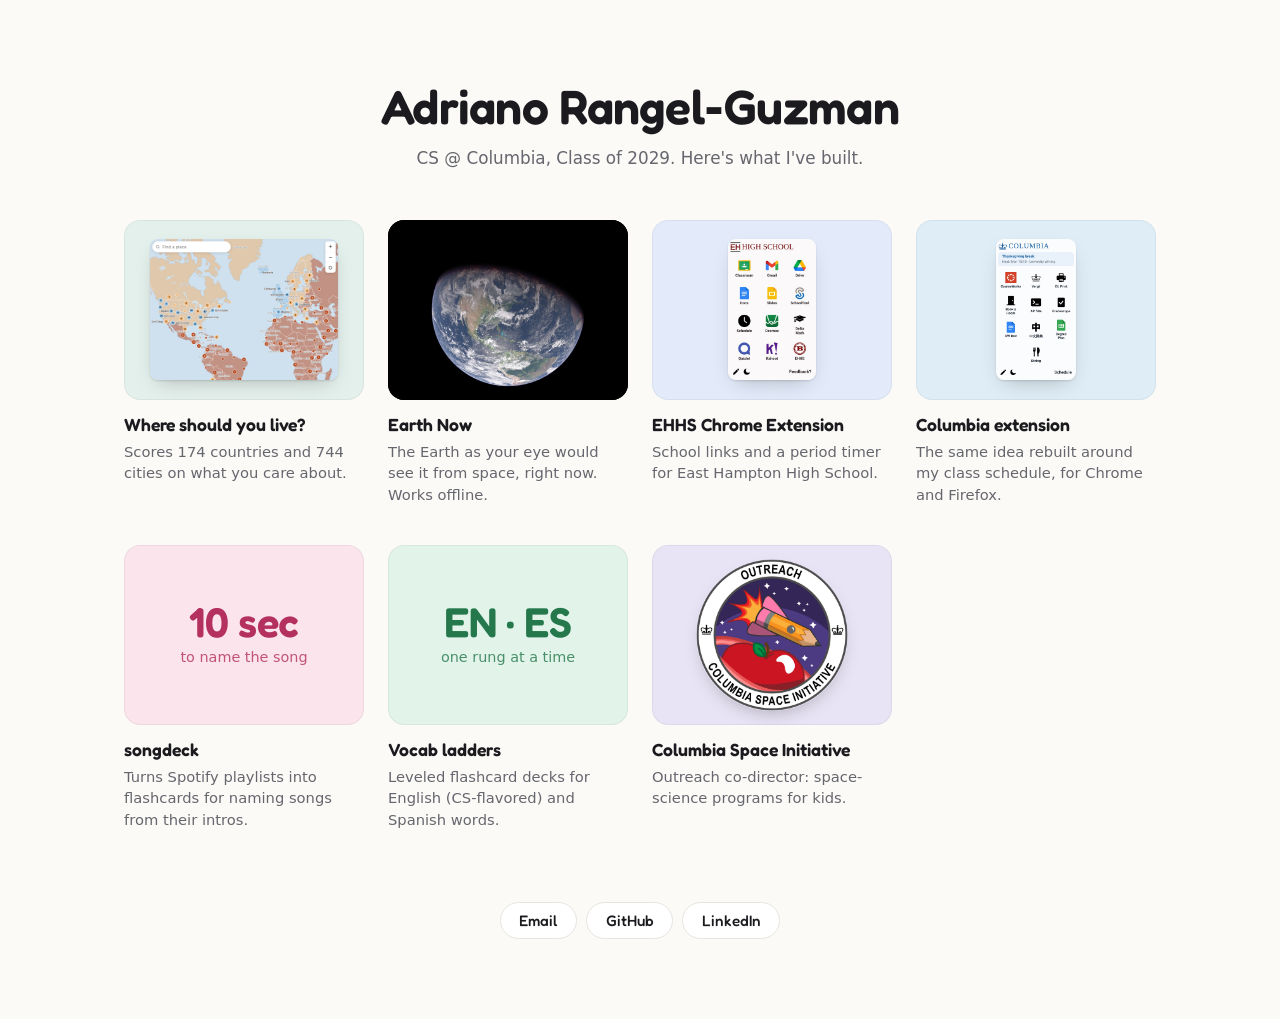
<file: index.html>
<!DOCTYPE html>
<html lang="en">
<head>
<meta charset="utf-8">
<meta name="viewport" content="width=device-width, initial-scale=1">
<title>Adriano Rangel-Guzman</title>
<meta name="description" content="Adriano Rangel-Guzman — CS @ Columbia, Class of 2029. Things I've built.">
<link rel="preconnect" href="https://fonts.googleapis.com">
<link rel="preconnect" href="https://fonts.gstatic.com" crossorigin>
<link rel="stylesheet" href="https://fonts.googleapis.com/css2?family=Fredoka:wght@500;600&display=swap">
<link rel="stylesheet" href="style.css?v=2026-11-27c">
<script defer src="atlas-facts.js"></script>
</head>
<body class="home">

<header class="masthead">
  <h1>Adriano Rangel&#8209;Guzman</h1>
  <p>CS @ Columbia, Class of 2029. Here's what I've built.</p>
</header>

<main class="grid">

  <a class="card" href="https://www.adrianorangel.org/where-should-adriano-live/" style="--bg:#e4f0ec">
    <div class="art"><img src="img/atlas.jpg" alt="The atlas's map, with countries and cities colored by how well they fit someone's answers" width="960" height="720"></div>
    <h2>Where should you live?</h2>
    <p>Scores <span data-fact="countries">174</span> countries and <span data-fact="cities">744</span> cities on what you care about.</p>
  </a>

  <a class="card" href="https://www.adrianorangel.org/earth-now/" style="--bg:#000">
    <div class="art bleed"><img src="img/earth-now.jpg" alt="The Earth as rendered by Earth Now" width="800" height="600"></div>
    <h2>Earth Now</h2>
    <p>The Earth as your eye would see it from space, right now. Works offline.</p>
  </a>

  <a class="card" href="ehhs.html" style="--bg:#e3ebfa">
    <div class="art"><img src="img/ehhs.jpg" alt="The EHHS extension's popup: a grid of school links" width="572" height="916" loading="lazy"></div>
    <h2>EHHS Chrome Extension</h2>
    <p>School links and a period timer for East Hampton High School.</p>
  </a>

  <a class="card" href="columbia-extension.html" style="--bg:#dfedf6">
    <div class="art"><img src="img/columbia-extension.jpg" alt="The Columbia extension's popup: the next class and a grid of Columbia links" width="572" height="1024" loading="lazy"></div>
    <h2>Columbia extension</h2>
    <p>The same idea rebuilt around my class schedule, for Chrome and Firefox.</p>
  </a>

  <a class="card" href="songdeck.html" style="--bg:#fbe4ec; --fg:#b3305f">
    <div class="art type"><b>10 sec</b><span>to name the song</span></div>
    <h2>songdeck</h2>
    <p>Turns Spotify playlists into flashcards for naming songs from their intros.</p>
  </a>

  <a class="card" href="vocab.html" style="--bg:#e2f3e9; --fg:#24784b">
    <div class="art type"><b>EN · ES</b><span>one rung at a time</span></div>
    <h2>Vocab ladders</h2>
    <p>Leveled flashcard decks for English (CS-flavored) and Spanish words.</p>
  </a>

  <a class="card" href="csi.html" style="--bg:#e9e4f5">
    <div class="art logo"><img src="img/csi-outreach.png" alt="CSI Outreach's patch: a pencil rocket flying past an apple planet" width="480" height="480" loading="lazy"></div>
    <h2>Columbia Space Initiative</h2>
    <p>Outreach co-director: space-science programs for kids.</p>
  </a>

</main>

<footer class="links">
  <a href="mailto:adriano.r@columbia.edu">Email</a>
  <a href="https://github.com/adrimayy">GitHub</a>
  <a href="https://www.linkedin.com/in/adriano-rangel/">LinkedIn</a>
</footer>

</body>
</html>
</file>
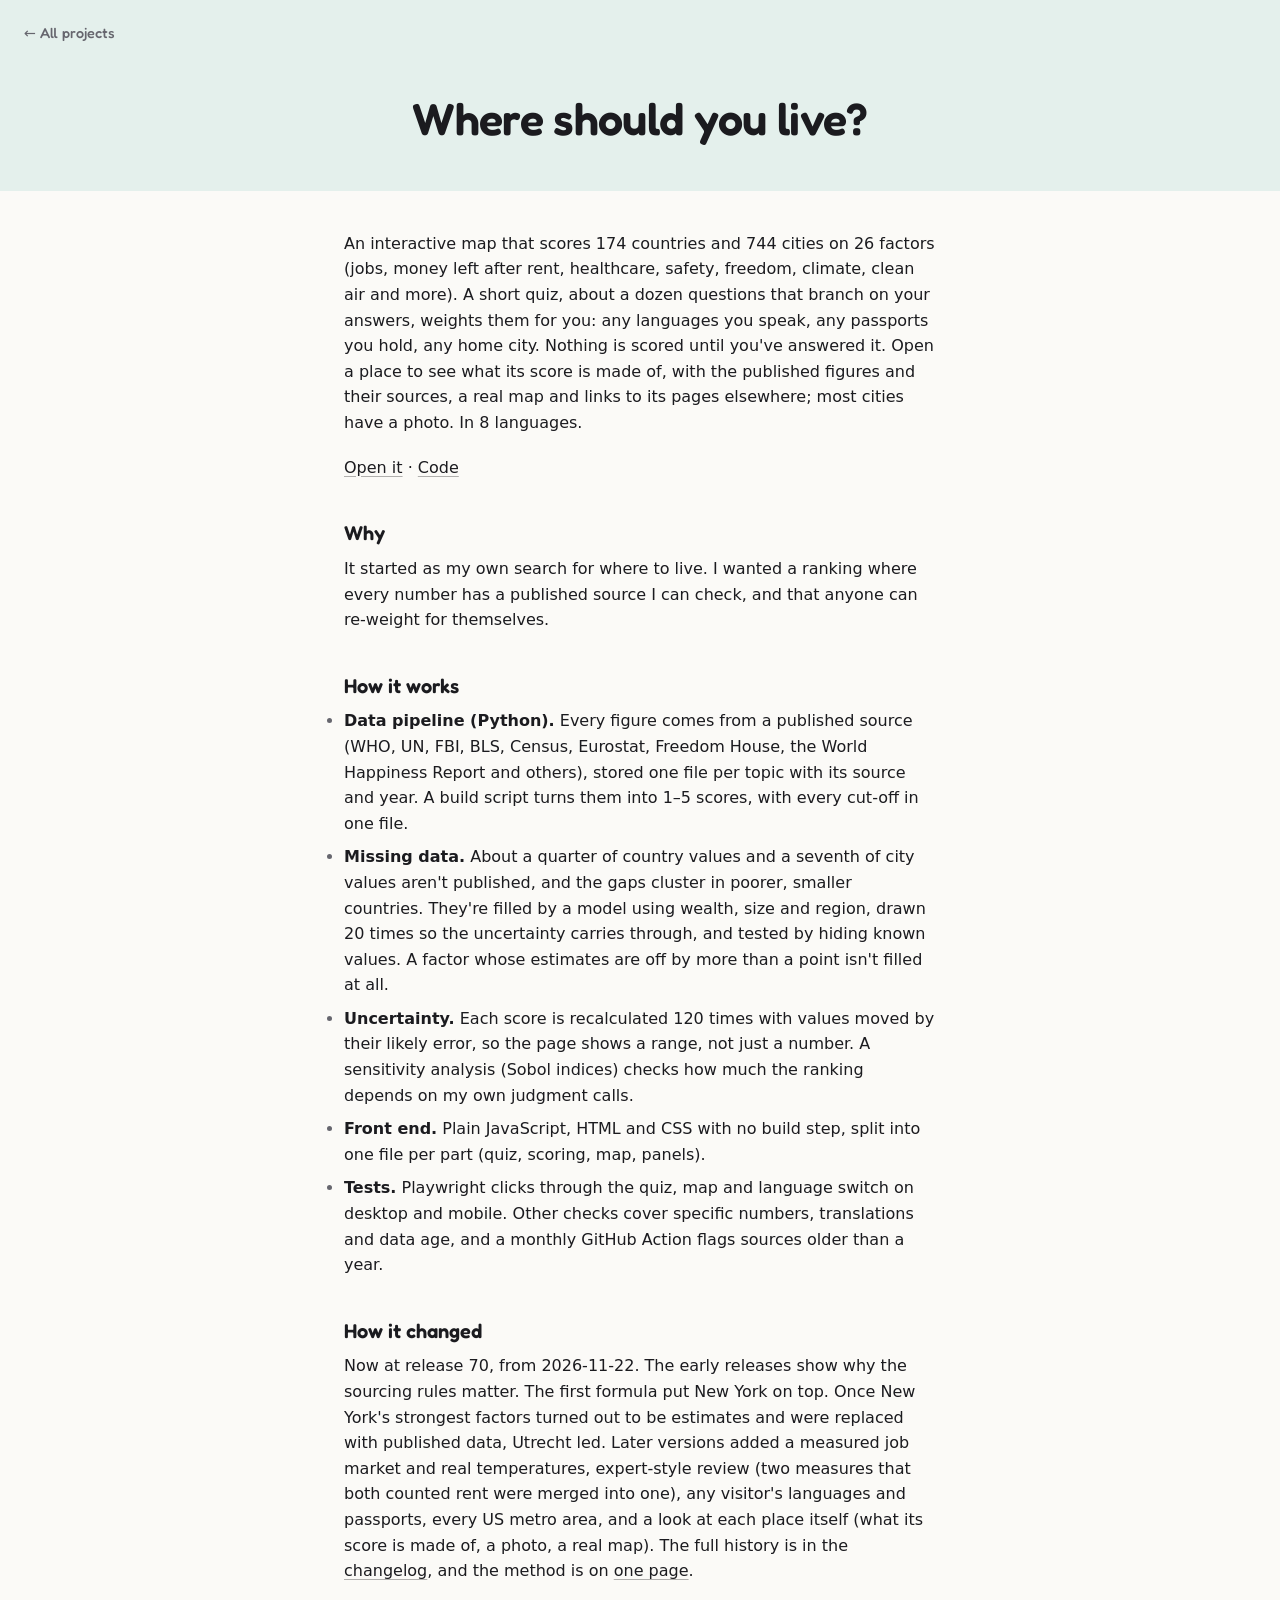
<file: atlas.html>
<!DOCTYPE html>
<html lang="en">
<head>
<meta charset="utf-8">
<meta name="viewport" content="width=device-width, initial-scale=1">
<title>Where should you live? — Adriano Rangel-Guzman</title>
<link rel="stylesheet" href="https://fonts.googleapis.com/css2?family=Fredoka:wght@500;600&display=swap">
<link rel="stylesheet" href="style.css?v=2026-11-27c">
<script defer src="atlas-facts.js"></script>
</head>
<body style="--c:#e4f0ec">
<p><a href="./">← All projects</a></p>

<h1>Where should you live?</h1>
<p>An interactive map that scores <span data-fact="countries">174</span> countries and <span data-fact="cities">744</span> cities on <span data-fact="factors">26</span> factors (jobs, money left after rent, healthcare, safety, freedom, climate, clean air and more). A short quiz, about a dozen questions that branch on your answers, weights them for you: any languages you speak, any passports you hold, any home city. Nothing is scored until you've answered it. Open a place to see what its score is made of, with the published figures and their sources, a real map and links to its pages elsewhere; most cities have a photo. In <span data-fact="languages">8</span> languages.</p>
<p><a href="https://www.adrianorangel.org/where-should-adriano-live/">Open it</a> · <a href="https://github.com/adrimayy/where-should-adriano-live">Code</a></p>

<h2>Why</h2>
<p>It started as my own search for where to live. I wanted a ranking where every number has a published source I can check, and that anyone can re-weight for themselves.</p>

<h2>How it works</h2>
<ul>
  <li><b>Data pipeline (Python).</b> Every figure comes from a published source (WHO, UN, FBI, BLS, Census, Eurostat, Freedom House, the World Happiness Report and others), stored one file per topic with its source and year. A build script turns them into 1–5 scores, with every cut-off in one file.</li>
  <li><b>Missing data.</b> About a quarter of country values and a seventh of city values aren't published, and the gaps cluster in poorer, smaller countries. They're filled by a model using wealth, size and region, drawn 20 times so the uncertainty carries through, and tested by hiding known values. A factor whose estimates are off by more than a point isn't filled at all.</li>
  <li><b>Uncertainty.</b> Each score is recalculated 120 times with values moved by their likely error, so the page shows a range, not just a number. A sensitivity analysis (Sobol indices) checks how much the ranking depends on my own judgment calls.</li>
  <li><b>Front end.</b> Plain JavaScript, HTML and CSS with no build step, split into one file per part (quiz, scoring, map, panels).</li>
  <li><b>Tests.</b> Playwright clicks through the quiz, map and language switch on desktop and mobile. Other checks cover specific numbers, translations and data age, and a monthly GitHub Action flags sources older than a year.</li>
</ul>

<h2>How it changed</h2>
<p>Now at release <span data-fact="release">70</span>, from <span data-fact="updated">2026-11-22</span>. The early releases show why the sourcing rules matter. The first formula put New York on top. Once New York's strongest factors turned out to be estimates and were replaced with published data, Utrecht led. Later versions added a measured job market and real temperatures, expert-style review (two measures that both counted rent were merged into one), any visitor's languages and passports, every US metro area, and a look at each place itself (what its score is made of, a photo, a real map). The full history is in the <a href="https://github.com/adrimayy/where-should-adriano-live/blob/main/docs/CHANGELOG.md">changelog</a>, and the method is on <a href="https://github.com/adrimayy/where-should-adriano-live/blob/main/docs/METHODS.md">one page</a>.</p>
</body>
</html>
</file>
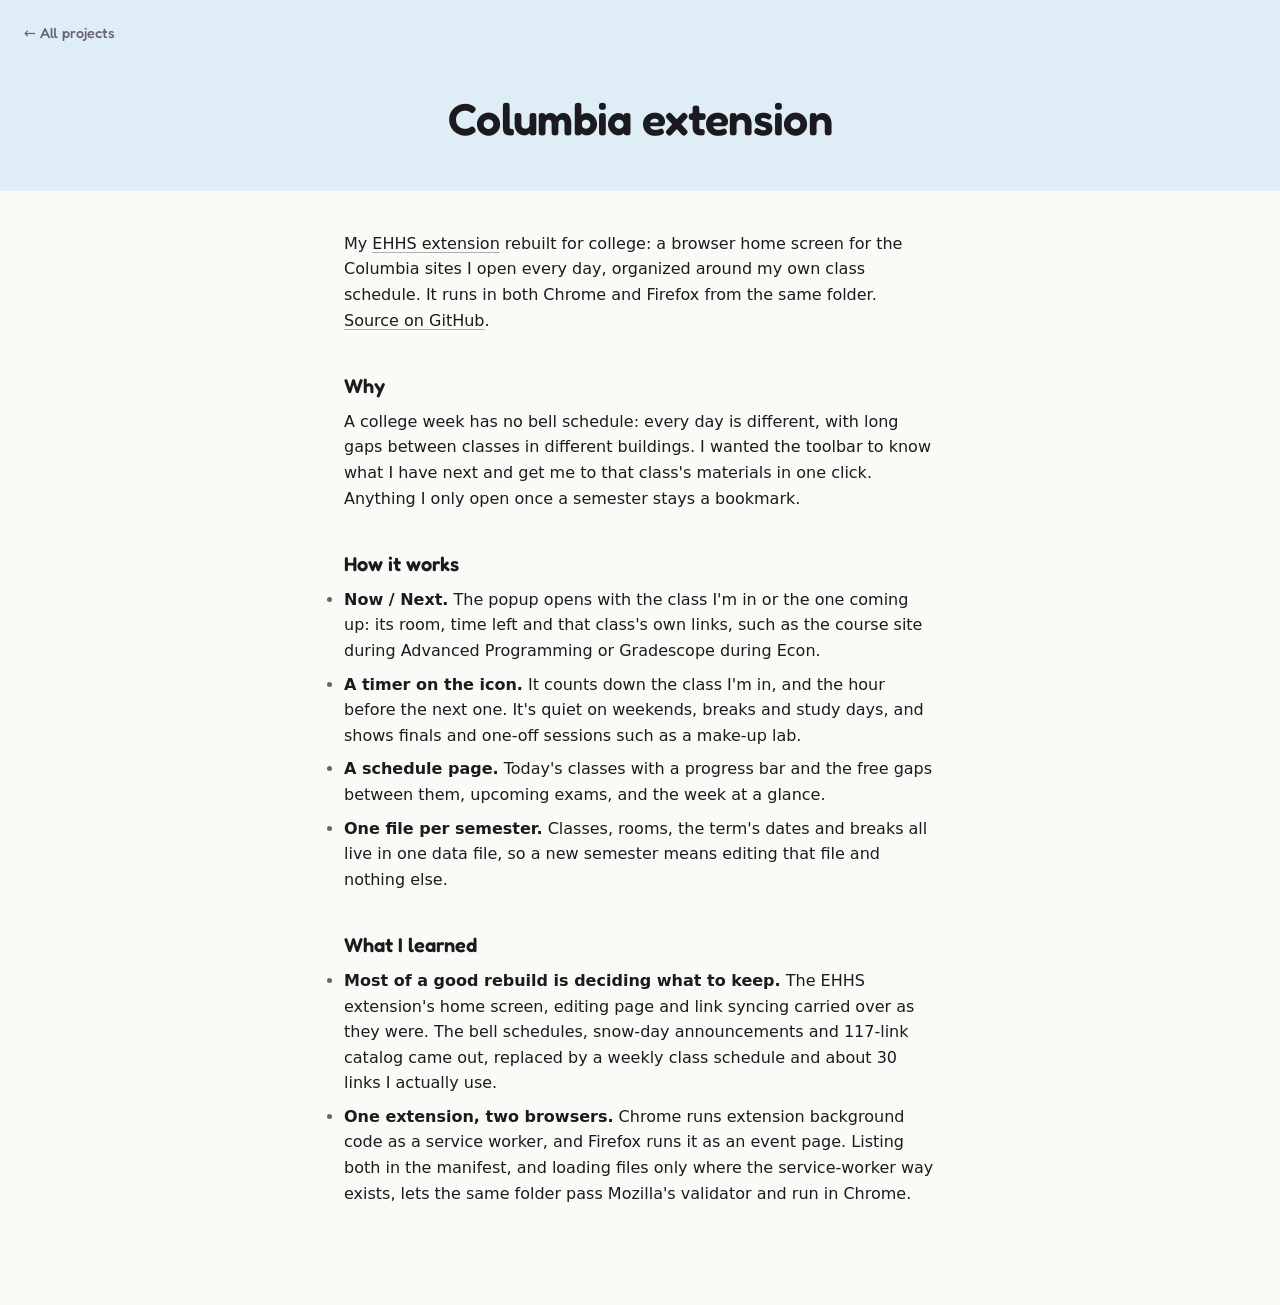
<file: columbia-extension.html>
<!DOCTYPE html>
<html lang="en">
<head>
<meta charset="utf-8">
<meta name="viewport" content="width=device-width, initial-scale=1">
<title>Columbia extension — Adriano Rangel-Guzman</title>
<link rel="stylesheet" href="https://fonts.googleapis.com/css2?family=Fredoka:wght@500;600&display=swap">
<link rel="stylesheet" href="style.css?v=2026-11-27c">
</head>
<body style="--c:#dfedf6">
<p><a href="./">← All projects</a></p>

<h1>Columbia extension</h1>
<p>My <a href="ehhs.html">EHHS extension</a> rebuilt for college: a browser home screen for the Columbia sites I open every day, organized around my own class schedule. It runs in both Chrome and Firefox from the same folder. <a href="https://github.com/adrimayy/Columbia-Chrome-Extension">Source on GitHub</a>.</p>

<h2>Why</h2>
<p>A college week has no bell schedule: every day is different, with long gaps between classes in different buildings. I wanted the toolbar to know what I have next and get me to that class's materials in one click. Anything I only open once a semester stays a bookmark.</p>

<h2>How it works</h2>
<ul>
  <li><b>Now / Next.</b> The popup opens with the class I'm in or the one coming up: its room, time left and that class's own links, such as the course site during Advanced Programming or Gradescope during Econ.</li>
  <li><b>A timer on the icon.</b> It counts down the class I'm in, and the hour before the next one. It's quiet on weekends, breaks and study days, and shows finals and one-off sessions such as a make-up lab.</li>
  <li><b>A schedule page.</b> Today's classes with a progress bar and the free gaps between them, upcoming exams, and the week at a glance.</li>
  <li><b>One file per semester.</b> Classes, rooms, the term's dates and breaks all live in one data file, so a new semester means editing that file and nothing else.</li>
</ul>

<h2>What I learned</h2>
<ul>
  <li><b>Most of a good rebuild is deciding what to keep.</b> The EHHS extension's home screen, editing page and link syncing carried over as they were. The bell schedules, snow-day announcements and 117-link catalog came out, replaced by a weekly class schedule and about 30 links I actually use.</li>
  <li><b>One extension, two browsers.</b> Chrome runs extension background code as a service worker, and Firefox runs it as an event page. Listing both in the manifest, and loading files only where the service-worker way exists, lets the same folder pass Mozilla's validator and run in Chrome.</li>
</ul>
</body>
</html>
</file>
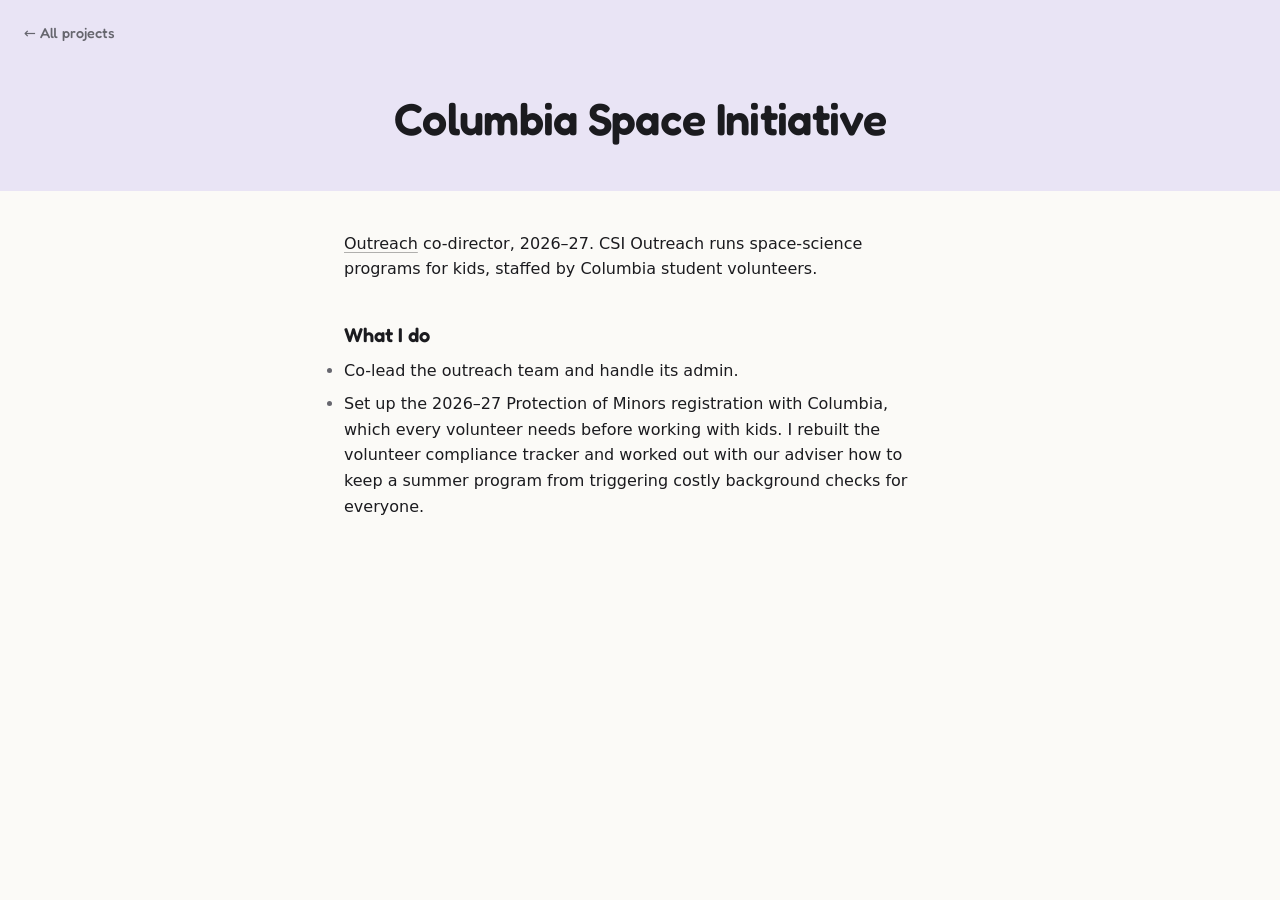
<file: csi.html>
<!DOCTYPE html>
<html lang="en">
<head>
<meta charset="utf-8">
<meta name="viewport" content="width=device-width, initial-scale=1">
<title>Columbia Space Initiative — Adriano Rangel-Guzman</title>
<link rel="stylesheet" href="https://fonts.googleapis.com/css2?family=Fredoka:wght@500;600&display=swap">
<link rel="stylesheet" href="style.css?v=2026-11-27c">
</head>
<body style="--c:#e9e4f5">
<p><a href="./">← All projects</a></p>

<h1>Columbia Space Initiative</h1>
<p><a href="https://columbiaspace.org/missions/outreach-operations/">Outreach</a> co-director, 2026–27. CSI Outreach runs space-science programs for kids, staffed by Columbia student volunteers.</p>

<h2>What I do</h2>
<ul>
  <li>Co-lead the outreach team and handle its admin.</li>
  <li>Set up the 2026–27 Protection of Minors registration with Columbia, which every volunteer needs before working with kids. I rebuilt the volunteer compliance tracker and worked out with our adviser how to keep a summer program from triggering costly background checks for everyone.</li>
</ul>
</body>
</html>
</file>
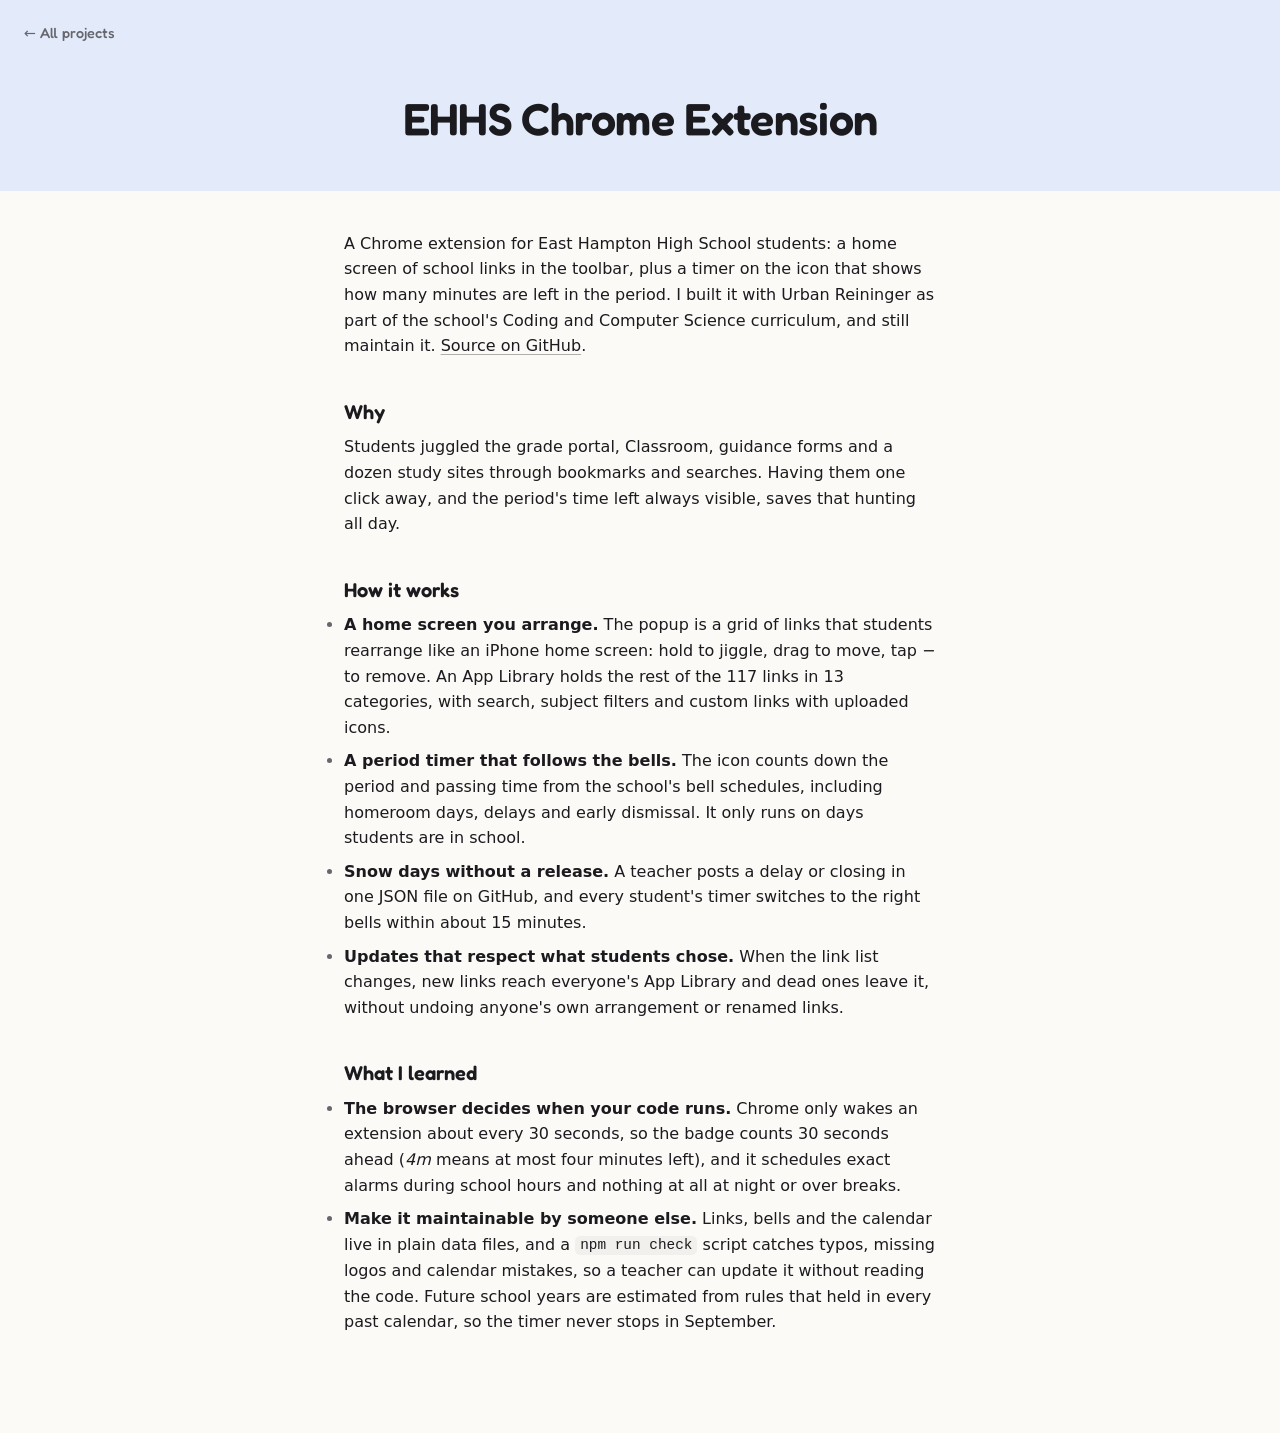
<file: ehhs.html>
<!DOCTYPE html>
<html lang="en">
<head>
<meta charset="utf-8">
<meta name="viewport" content="width=device-width, initial-scale=1">
<title>EHHS Chrome Extension — Adriano Rangel-Guzman</title>
<link rel="stylesheet" href="https://fonts.googleapis.com/css2?family=Fredoka:wght@500;600&display=swap">
<link rel="stylesheet" href="style.css?v=2026-11-27c">
</head>
<body style="--c:#e3ebfa">
<p><a href="./">← All projects</a></p>

<h1>EHHS Chrome Extension</h1>
<p>A Chrome extension for East Hampton High School students: a home screen of school links in the toolbar, plus a timer on the icon that shows how many minutes are left in the period. I built it with Urban Reininger as part of the school's Coding and Computer Science curriculum, and still maintain it. <a href="https://github.com/adrimayy/EHHS-Chrome-Extension-v0.5.7">Source on GitHub</a>.</p>

<h2>Why</h2>
<p>Students juggled the grade portal, Classroom, guidance forms and a dozen study sites through bookmarks and searches. Having them one click away, and the period's time left always visible, saves that hunting all day.</p>

<h2>How it works</h2>
<ul>
  <li><b>A home screen you arrange.</b> The popup is a grid of links that students rearrange like an iPhone home screen: hold to jiggle, drag to move, tap − to remove. An App Library holds the rest of the 117 links in 13 categories, with search, subject filters and custom links with uploaded icons.</li>
  <li><b>A period timer that follows the bells.</b> The icon counts down the period and passing time from the school's bell schedules, including homeroom days, delays and early dismissal. It only runs on days students are in school.</li>
  <li><b>Snow days without a release.</b> A teacher posts a delay or closing in one JSON file on GitHub, and every student's timer switches to the right bells within about 15 minutes.</li>
  <li><b>Updates that respect what students chose.</b> When the link list changes, new links reach everyone's App Library and dead ones leave it, without undoing anyone's own arrangement or renamed links.</li>
</ul>

<h2>What I learned</h2>
<ul>
  <li><b>The browser decides when your code runs.</b> Chrome only wakes an extension about every 30 seconds, so the badge counts 30 seconds ahead (<i>4m</i> means at most four minutes left), and it schedules exact alarms during school hours and nothing at all at night or over breaks.</li>
  <li><b>Make it maintainable by someone else.</b> Links, bells and the calendar live in plain data files, and a <code>npm run check</code> script catches typos, missing logos and calendar mistakes, so a teacher can update it without reading the code. Future school years are estimated from rules that held in every past calendar, so the timer never stops in September.</li>
</ul>
</body>
</html>
</file>
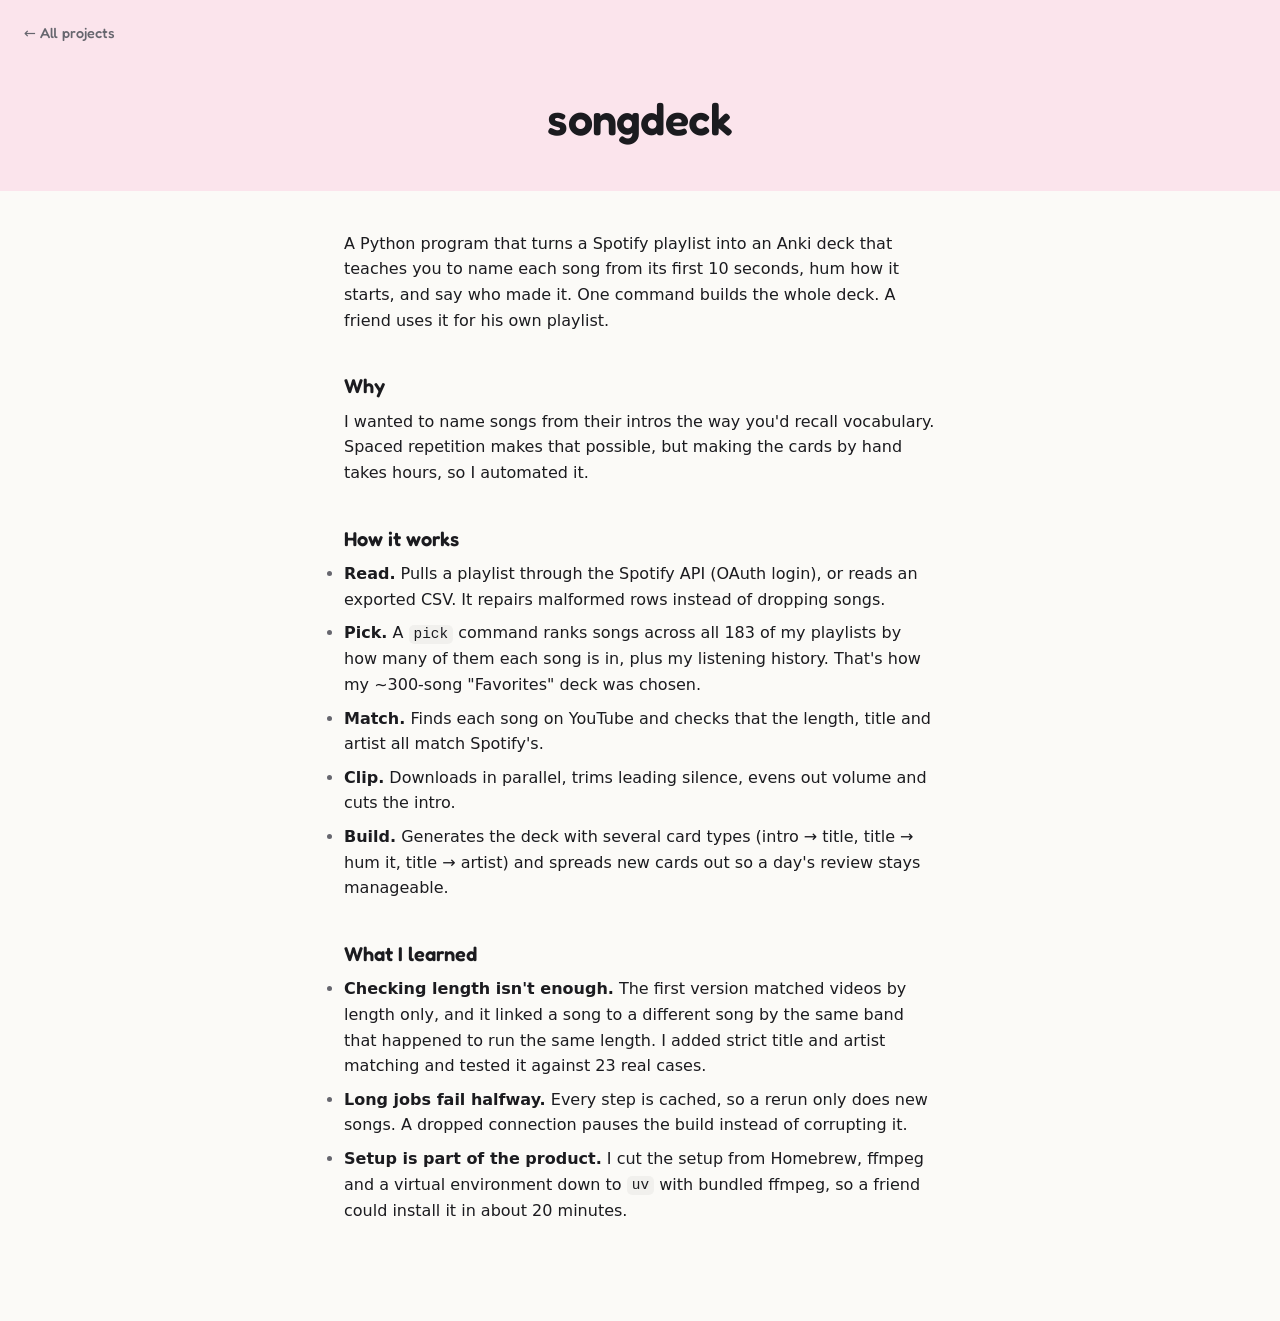
<file: songdeck.html>
<!DOCTYPE html>
<html lang="en">
<head>
<meta charset="utf-8">
<meta name="viewport" content="width=device-width, initial-scale=1">
<title>songdeck — Adriano Rangel-Guzman</title>
<link rel="stylesheet" href="https://fonts.googleapis.com/css2?family=Fredoka:wght@500;600&display=swap">
<link rel="stylesheet" href="style.css?v=2026-11-27c">
</head>
<body style="--c:#fbe4ec">
<p><a href="./">← All projects</a></p>

<h1>songdeck</h1>
<p>A Python program that turns a Spotify playlist into an Anki deck that teaches you to name each song from its first 10 seconds, hum how it starts, and say who made it. One command builds the whole deck. A friend uses it for his own playlist.</p>

<h2>Why</h2>
<p>I wanted to name songs from their intros the way you'd recall vocabulary. Spaced repetition makes that possible, but making the cards by hand takes hours, so I automated it.</p>

<h2>How it works</h2>
<ul>
  <li><b>Read.</b> Pulls a playlist through the Spotify API (OAuth login), or reads an exported CSV. It repairs malformed rows instead of dropping songs.</li>
  <li><b>Pick.</b> A <code>pick</code> command ranks songs across all 183 of my playlists by how many of them each song is in, plus my listening history. That's how my ~300-song "Favorites" deck was chosen.</li>
  <li><b>Match.</b> Finds each song on YouTube and checks that the length, title and artist all match Spotify's.</li>
  <li><b>Clip.</b> Downloads in parallel, trims leading silence, evens out volume and cuts the intro.</li>
  <li><b>Build.</b> Generates the deck with several card types (intro → title, title → hum it, title → artist) and spreads new cards out so a day's review stays manageable.</li>
</ul>

<h2>What I learned</h2>
<ul>
  <li><b>Checking length isn't enough.</b> The first version matched videos by length only, and it linked a song to a different song by the same band that happened to run the same length. I added strict title and artist matching and tested it against 23 real cases.</li>
  <li><b>Long jobs fail halfway.</b> Every step is cached, so a rerun only does new songs. A dropped connection pauses the build instead of corrupting it.</li>
  <li><b>Setup is part of the product.</b> I cut the setup from Homebrew, ffmpeg and a virtual environment down to <code>uv</code> with bundled ffmpeg, so a friend could install it in about 20 minutes.</li>
</ul>
</body>
</html>
</file>
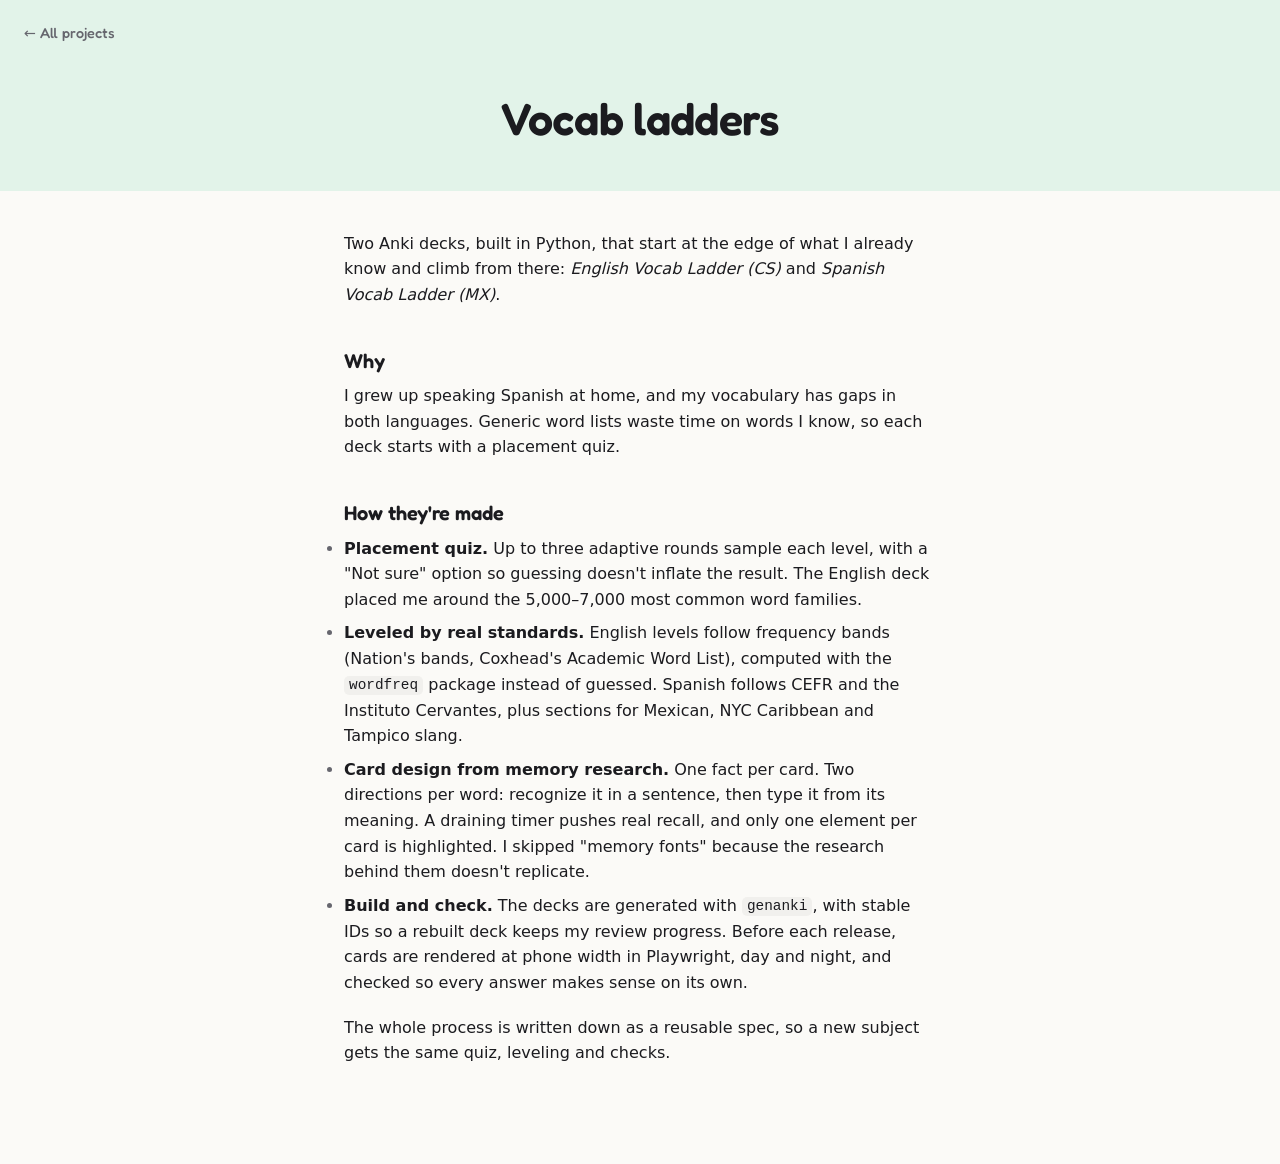
<file: vocab.html>
<!DOCTYPE html>
<html lang="en">
<head>
<meta charset="utf-8">
<meta name="viewport" content="width=device-width, initial-scale=1">
<title>Vocab ladders — Adriano Rangel-Guzman</title>
<link rel="stylesheet" href="https://fonts.googleapis.com/css2?family=Fredoka:wght@500;600&display=swap">
<link rel="stylesheet" href="style.css?v=2026-11-27c">
</head>
<body style="--c:#e2f3e9">
<p><a href="./">← All projects</a></p>

<h1>Vocab ladders</h1>
<p>Two Anki decks, built in Python, that start at the edge of what I already know and climb from there: <i>English Vocab Ladder (CS)</i> and <i>Spanish Vocab Ladder (MX)</i>.</p>

<h2>Why</h2>
<p>I grew up speaking Spanish at home, and my vocabulary has gaps in both languages. Generic word lists waste time on words I know, so each deck starts with a placement quiz.</p>

<h2>How they're made</h2>
<ul>
  <li><b>Placement quiz.</b> Up to three adaptive rounds sample each level, with a "Not sure" option so guessing doesn't inflate the result. The English deck placed me around the 5,000–7,000 most common word families.</li>
  <li><b>Leveled by real standards.</b> English levels follow frequency bands (Nation's bands, Coxhead's Academic Word List), computed with the <code>wordfreq</code> package instead of guessed. Spanish follows CEFR and the Instituto Cervantes, plus sections for Mexican, NYC Caribbean and Tampico slang.</li>
  <li><b>Card design from memory research.</b> One fact per card. Two directions per word: recognize it in a sentence, then type it from its meaning. A draining timer pushes real recall, and only one element per card is highlighted. I skipped "memory fonts" because the research behind them doesn't replicate.</li>
  <li><b>Build and check.</b> The decks are generated with <code>genanki</code>, with stable IDs so a rebuilt deck keeps my review progress. Before each release, cards are rendered at phone width in Playwright, day and night, and checked so every answer makes sense on its own.</li>
</ul>

<p>The whole process is written down as a reusable spec, so a new subject gets the same quiz, leveling and checks.</p>
</body>
</html>
</file>
<file: style.css>
/* Shared by every page. The home page adds class="home"; project pages set --c to their tile's color. */
:root {
  --ink: #1b1b1f; --soft: #66666e; --line: #e7e5df; --paper: #fbfaf7; --c: #eeeeee;
  --display: Fredoka, ui-rounded, "SF Pro Rounded", system-ui, sans-serif;
  --radius: 16px;
}
* { box-sizing: border-box; }
body { margin: 0; font: 16px/1.6 system-ui, -apple-system, "Segoe UI", sans-serif; color: var(--ink); background: var(--paper); -webkit-font-smoothing: antialiased; }
a { color: inherit; }
code { font-size: .9em; background: #0000000a; padding: .1em .35em; border-radius: 5px; }

/* ---------- Home ---------- */
.masthead { max-width: 1080px; margin: 0 auto; padding: 5rem 1.5rem 3rem; text-align: center; }
.masthead h1 { font: 600 clamp(2rem, 5.5vw, 3rem)/1.1 var(--display); letter-spacing: -.015em; margin: 0; }
.masthead p { margin: .75rem 0 0; color: var(--soft); font-size: 1.05rem; }

.grid { max-width: 1080px; margin: 0 auto; padding: 0 1.5rem; display: grid; gap: 2.5rem 1.5rem; grid-template-columns: repeat(auto-fill, minmax(min(232px, 100%), 1fr)); }
.card { text-decoration: none; display: flex; flex-direction: column; }
.card .art {
  aspect-ratio: 4 / 3; border-radius: var(--radius); overflow: hidden; background: var(--bg);
  display: grid; grid-template: minmax(0, 1fr) / minmax(0, 1fr); place-items: center; padding: 8%;
  box-shadow: inset 0 0 0 1px #0000000d;
  transition: transform .25s ease, box-shadow .25s ease;
}
.card .art img { max-width: 100%; max-height: 100%; width: auto; height: auto; min-height: 0; border-radius: 8px; box-shadow: 0 1px 2px #0000001f, 0 8px 20px -8px #00000040; display: block; }
.card .art.bleed { padding: 0; }
.card .art.logo { padding: 6%; }
.card .art.logo img { border-radius: 50%; box-shadow: 0 8px 20px -10px #00000059; }
.card .art.bleed img { width: 100%; height: 100%; max-width: none; max-height: none; object-fit: cover; border-radius: 0; box-shadow: none; }
.card .art.type { grid-template: none; padding: 1rem; text-align: center; color: var(--fg); align-content: center; gap: .25rem; }
.card .art.type b { font: 600 clamp(2rem, 4.2vw, 2.6rem)/1 var(--display); letter-spacing: -.01em; }
.card .art.type span { font-size: .9rem; opacity: .8; }
.card:hover .art, .card:focus-visible .art { transform: translateY(-4px); box-shadow: inset 0 0 0 1px #0000000d, 0 14px 28px -14px #00000059; }
.card h2 { font: 600 1.1rem/1.3 var(--display); margin: .9rem 0 .25rem; }
.card p { margin: 0; color: var(--soft); font-size: .92rem; line-height: 1.45; }
.card:focus-visible { outline: none; }
.card:focus-visible .art { outline: 2px solid var(--ink); outline-offset: 3px; }

.links { display: flex; gap: .6rem; justify-content: center; flex-wrap: wrap; padding: 4.5rem 1.5rem 5rem; }
.links a { font: 500 .95rem var(--display); text-decoration: none; padding: .5rem 1.15rem; border: 1px solid var(--line); border-radius: 999px; background: #fff; transition: border-color .15s, transform .15s; }
.links a:hover { border-color: var(--ink); transform: translateY(-1px); }

/* Phones: two tiles per row */
@media (max-width: 560px) {
  .masthead { padding: 3.25rem 1rem 2rem; }
  .grid { grid-template-columns: minmax(0, 1fr) minmax(0, 1fr); gap: 1.75rem .9rem; padding: 0 1rem; }
  .card .art { --radius: 12px; padding: 6%; }
  .card .art.bleed { padding: 0; }
  .card .art.type b { font-size: 1.6rem; }
  .card .art.type span { font-size: .75rem; }
  .card h2 { font-size: .98rem; margin-top: .65rem; }
  .card p { font-size: .8rem; }
}
@media (prefers-reduced-motion: reduce) { * { transition: none !important; } }

/* ---------- Project pages ---------- */
body:not(.home) { padding-bottom: 5rem; }
body:not(.home) > * { max-width: 40rem; margin-left: auto; margin-right: auto; padding-left: 1.5rem; padding-right: 1.5rem; }
body:not(.home) > p:first-child { max-width: none; margin: 0; padding-top: 1.25rem; background: var(--c); }
body:not(.home) > p:first-child a { font: 500 .9rem var(--display); text-decoration: none; color: var(--soft); }
body:not(.home) > p:first-child a:hover { color: var(--ink); }
body:not(.home) > h1 { max-width: none; margin: 0 0 2.5rem; padding-top: 3rem; padding-bottom: 3rem; background: var(--c); text-align: center; font: 600 clamp(2rem, 6vw, 2.8rem)/1.1 var(--display); letter-spacing: -.015em; }
h2 { font: 600 1.25rem/1.3 var(--display); margin: 2.5rem auto .6rem; }
p, ul { margin-top: 0; margin-bottom: 1.2rem; }
li { margin-bottom: .5rem; }
li::marker { color: var(--soft); }
body:not(.home) a { text-decoration-color: #0000004d; text-underline-offset: 3px; }
body:not(.home) a:hover { text-decoration-color: currentColor; }
</file>
